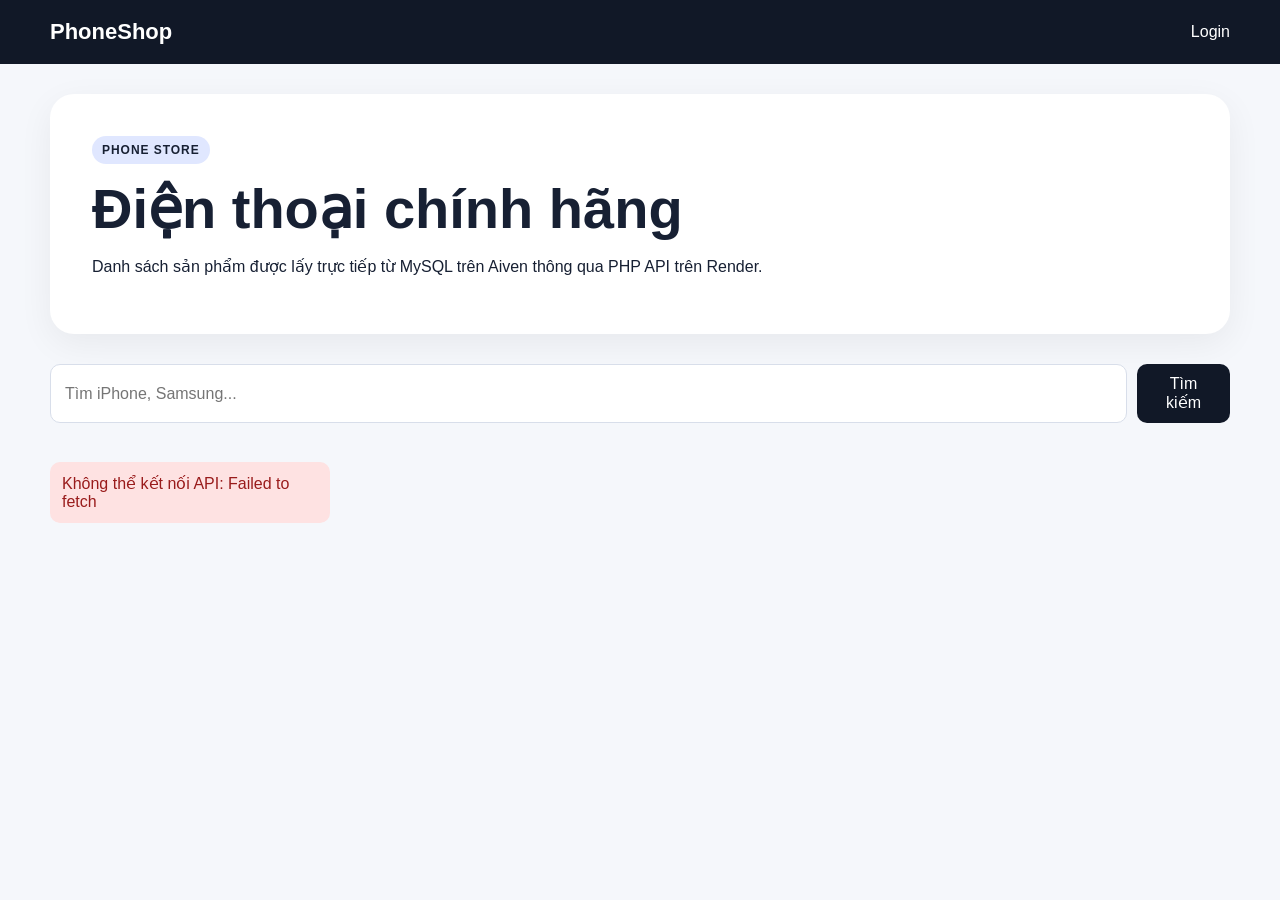
<file: frontend/index.html>
<!doctype html>
<html lang="vi">
<head>
    <meta charset="UTF-8">
    <meta name="viewport" content="width=device-width, initial-scale=1.0">
    <title>PhoneShop - Điện thoại</title>
    <link rel="stylesheet" href="css/style.css">
</head>
<body>
<header class="header">
    <div class="container nav">
        <a class="logo" href="index.html">PhoneShop</a>
        <div class="nav-actions">
            <a href="login.html">Login</a>
        </div>
    </div>
</header>

<main class="container">
    <section class="hero">
        <div>
            <span class="badge">PHONE STORE</span>
            <h1>Điện thoại chính hãng</h1>
            <p>Danh sách sản phẩm được lấy trực tiếp từ MySQL trên Aiven thông qua PHP API trên Render.</p>
        </div>
    </section>

    <div class="toolbar">
        <input id="search" type="search" placeholder="Tìm iPhone, Samsung...">
        <button onclick="loadProducts()">Tìm kiếm</button>
    </div>

    <div id="message"></div>
    <section id="products" class="grid"></section>
</main>

<script src="js/config.js"></script>
<script src="js/common.js"></script>
<script>
async function loadProducts() {
    const q = encodeURIComponent(document.getElementById("search").value.trim());
    const box = document.getElementById("products");
    box.innerHTML = "<p>Đang tải...</p>";

    try {
        const res = await fetch(`${API_BASE}/api/products.php?q=${q}`);
        const data = await res.json();

        if (!data.success) throw new Error(data.message);

        if (!data.products.length) {
            box.innerHTML = "<p>Không có sản phẩm.</p>";
            return;
        }

        box.innerHTML = data.products.map(p => `
            <article class="card">
                <img src="${escapeHtml(p.image_url || "https://via.placeholder.com/800x600?text=Phone")}" alt="${escapeHtml(p.name)}">
                <div class="card-body">
                    <span class="brand">${escapeHtml(p.brand)}</span>
                    <h2>${escapeHtml(p.name)}</h2>
                    <p>${escapeHtml(p.description || "")}</p>
                    <div class="price">${money(p.price)}</div>
                    <div class="stock">${Number(p.stock) > 0 ? `Còn ${p.stock} sản phẩm` : "Hết hàng"}</div>
                </div>
            </article>
        `).join("");
    } catch (err) {
        box.innerHTML = `<div class="error">Không thể kết nối API: ${escapeHtml(err.message)}</div>`;
    }
}

document.getElementById("search").addEventListener("keydown", e => {
    if (e.key === "Enter") loadProducts();
});

loadProducts();
</script>
</body>
</html>
</file>
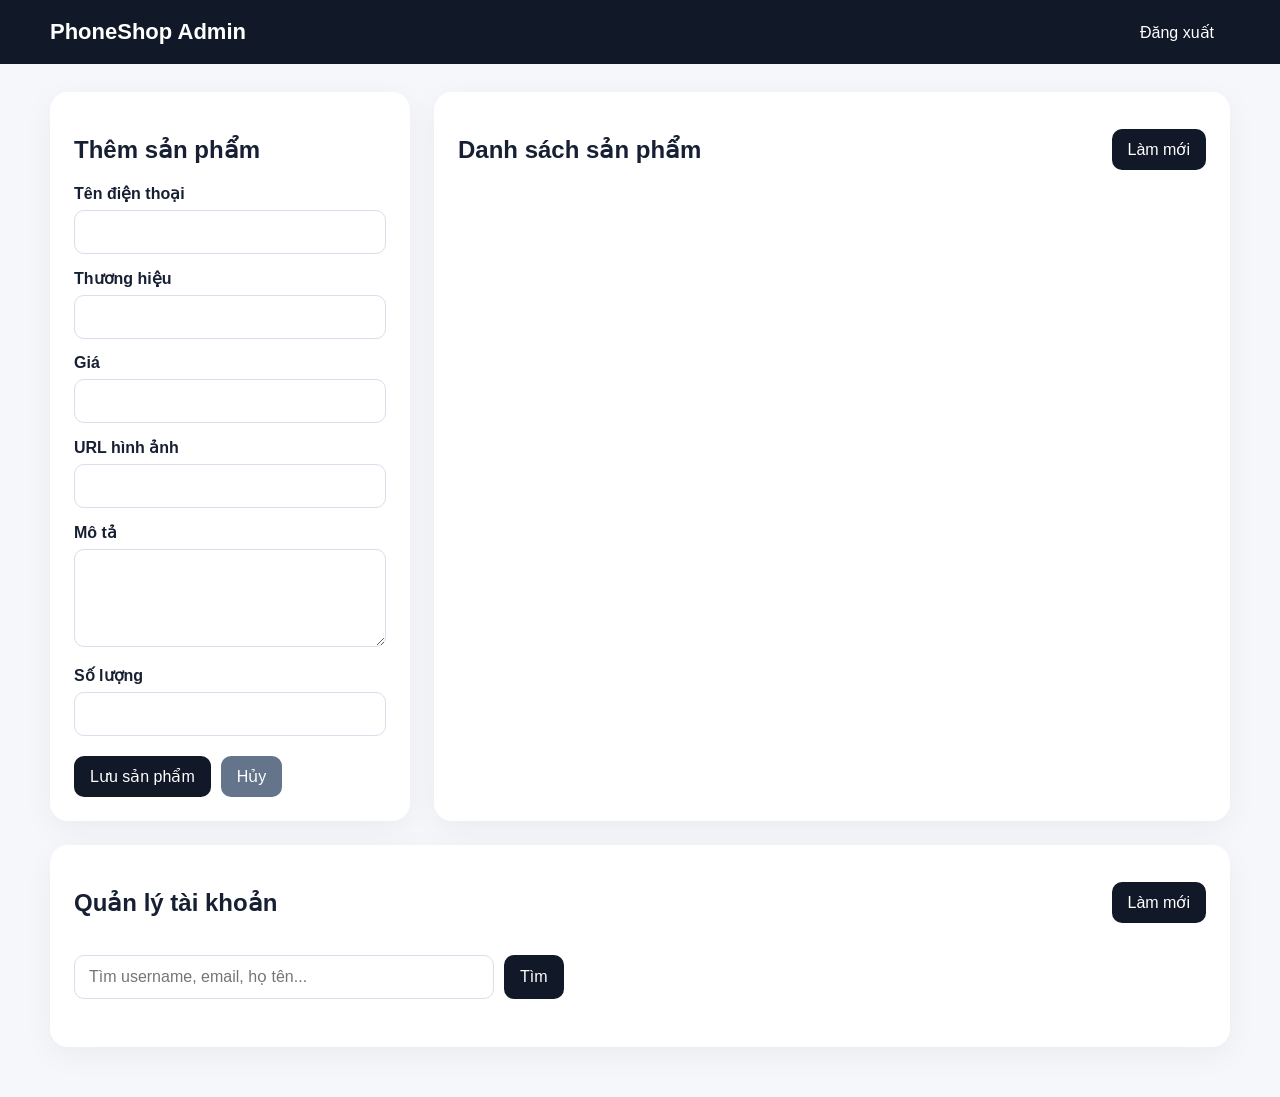
<file: frontend/admin.html>
<!doctype html>
<html lang="vi">
<head>
    <meta charset="UTF-8">
    <meta name="viewport" content="width=device-width, initial-scale=1.0">
    <title>Admin - PhoneShop</title>
    <link rel="stylesheet" href="css/style.css">
</head>
<body>
<header class="header">
    <div class="container nav">
        <a class="logo" href="index.html">PhoneShop Admin</a>
        <div class="nav-actions">
            <button onclick="logout()">Đăng xuất</button>
        </div>
    </div>
</header>

<main class="container admin-layout">
    <section class="panel">
        <h1 id="formTitle">Thêm sản phẩm</h1>

        <form id="productForm">
            <input type="hidden" id="id">

            <label>Tên điện thoại</label>
            <input id="name" required>

            <label>Thương hiệu</label>
            <input id="brand" required>

            <label>Giá</label>
            <input id="price" type="number" min="0" step="1000" required>

            <label>URL hình ảnh</label>
            <input id="image_url" type="url">

            <label>Mô tả</label>
            <textarea id="description" rows="4"></textarea>

            <label>Số lượng</label>
            <input id="stock" type="number" min="0" required>

            <div class="form-actions">
                <button type="submit">Lưu sản phẩm</button>
                <button type="button" class="secondary" onclick="resetForm()">Hủy</button>
            </div>
        </form>

        <div id="message"></div>
    </section>

    <section class="panel">
        <div class="panel-title"><h2>Danh sách sản phẩm</h2><button onclick="loadProducts()">Làm mới</button></div>
        <div id="productTable"></div>
    </section>
    <section class="panel full-width">
        <div class="panel-title"><h2>Quản lý tài khoản</h2><button onclick="loadAccounts()">Làm mới</button></div>
        <div class="toolbar compact"><input id="accountSearch" placeholder="Tìm username, email, họ tên..."><button onclick="loadAccounts()">Tìm</button></div>
        <div id="accountTable"></div>
    </section>
</main>

<script src="js/config.js"></script>
<script src="js/common.js"></script>
<script>
const form = document.getElementById("productForm");
const message = document.getElementById("message");

async function api(url, options = {}) {
    options.headers = {
        ...(options.headers || {}),
        "Content-Type": "application/json",
        "Authorization": `Bearer ${getToken()}`
    };

    const res = await fetch(`${API_BASE}${url}`, options);
    const data = await res.json();

    if (res.status === 401) {
        localStorage.removeItem("admin_token");
        location.href = "login.html";
        return;
    }

    if (!data.success) throw new Error(data.message);
    return data;
}

async function checkLogin() {
    const me = await api("/api/me.php");
    if(me.account.role !== 'admin'){ location.href='index.html'; return; }
    loadProducts();
    loadAccounts();
}

async function loadAccounts(){const box=document.getElementById('accountTable');try{const q=encodeURIComponent(document.getElementById('accountSearch').value.trim());const d=await api(`/api/accounts.php?q=${q}`);box.innerHTML=`<div class="table-wrap"><table><thead><tr><th>ID</th><th>Tài khoản</th><th>Họ tên</th><th>Vai trò</th><th>Trạng thái</th><th>Mật khẩu mới</th><th>Thao tác</th></tr></thead><tbody>${d.accounts.map(a=>`<tr><td>${a.id}</td><td><strong>${escapeHtml(a.username)}</strong><br><small>${escapeHtml(a.email)}</small></td><td><input id="name-${a.id}" value="${escapeHtml(a.full_name)}"></td><td><select id="role-${a.id}"><option value="user" ${a.role==='user'?'selected':''}>User</option><option value="admin" ${a.role==='admin'?'selected':''}>Admin</option></select></td><td><select id="status-${a.id}"><option value="active" ${a.status==='active'?'selected':''}>Active</option><option value="locked" ${a.status==='locked'?'selected':''}>Locked</option></select></td><td><input id="pass-${a.id}" type="password" placeholder="Giữ nguyên"></td><td><button onclick="updateAccount(${a.id})">Lưu</button> <button class="danger" onclick="deleteAccount(${a.id})">Xóa</button></td></tr>`).join('')}</tbody></table></div>`}catch(e){box.innerHTML=`<div class="error">${escapeHtml(e.message)}</div>`}}
async function updateAccount(id){try{await api('/api/accounts.php',{method:'PUT',body:JSON.stringify({id,full_name:document.getElementById(`name-${id}`).value,role:document.getElementById(`role-${id}`).value,status:document.getElementById(`status-${id}`).value,password:document.getElementById(`pass-${id}`).value})});loadAccounts()}catch(e){alert(e.message)}}
async function deleteAccount(id){if(!confirm('Xóa tài khoản này?'))return;try{await api('/api/accounts.php',{method:'DELETE',body:JSON.stringify({id})});loadAccounts()}catch(e){alert(e.message)}}
async function loadProducts() {
    const box = document.getElementById("productTable");

    try {
        const data = await api("/api/products.php");
        box.innerHTML = `
            <div class="table-wrap">
            <table>
                <thead>
                    <tr>
                        <th>ID</th>
                        <th>Hình</th>
                        <th>Sản phẩm</th>
                        <th>Giá</th>
                        <th>Kho</th>
                        <th>Thao tác</th>
                    </tr>
                </thead>
                <tbody>
                ${data.products.map(p => `
                    <tr>
                        <td>${p.id}</td>
                        <td><img class="thumb" src="${escapeHtml(p.image_url || "https://via.placeholder.com/100")}" alt=""></td>
                        <td>
                            <strong>${escapeHtml(p.name)}</strong><br>
                            <small>${escapeHtml(p.brand)}</small>
                        </td>
                        <td>${money(p.price)}</td>
                        <td>${p.stock}</td>
                        <td>
                            <button onclick='editProduct(${JSON.stringify(p)})'>Sửa</button>
                            <button class="danger" onclick="deleteProduct(${p.id})">Xóa</button>
                        </td>
                    </tr>
                `).join("")}
                </tbody>
            </table>
            </div>
        `;
    } catch (err) {
        box.innerHTML = `<div class="error">${escapeHtml(err.message)}</div>`;
    }
}

function editProduct(p) {
    document.getElementById("formTitle").textContent = "Sửa sản phẩm";
    for (const key of ["id", "name", "brand", "price", "image_url", "description", "stock"]) {
        document.getElementById(key).value = p[key] ?? "";
    }
    window.scrollTo({top: 0, behavior: "smooth"});
}

function resetForm() {
    form.reset();
    document.getElementById("id").value = "";
    document.getElementById("formTitle").textContent = "Thêm sản phẩm";
}

form.addEventListener("submit", async e => {
    e.preventDefault();

    const id = Number(document.getElementById("id").value);
    const body = {
        id,
        name: document.getElementById("name").value.trim(),
        brand: document.getElementById("brand").value.trim(),
        price: Number(document.getElementById("price").value),
        image_url: document.getElementById("image_url").value.trim(),
        description: document.getElementById("description").value.trim(),
        stock: Number(document.getElementById("stock").value)
    };

    try {
        await api("/api/products.php", {
            method: id ? "PUT" : "POST",
            body: JSON.stringify(body)
        });

        message.className = "success";
        message.textContent = id ? "Đã cập nhật." : "Đã thêm sản phẩm.";
        resetForm();
        loadProducts();
    } catch (err) {
        message.className = "error";
        message.textContent = err.message;
    }
});

async function deleteProduct(id) {
    if (!confirm("Xóa sản phẩm này?")) return;

    try {
        await api("/api/products.php", {
            method: "DELETE",
            body: JSON.stringify({id})
        });
        loadProducts();
    } catch (err) {
        alert(err.message);
    }
}

async function logout() {
    try {
        await api("/api/logout.php", {method: "POST"});
    } finally {
        localStorage.removeItem("admin_token");
        location.href = "login.html";
    }
}

checkLogin();
</script>
</body>
</html>
</file>
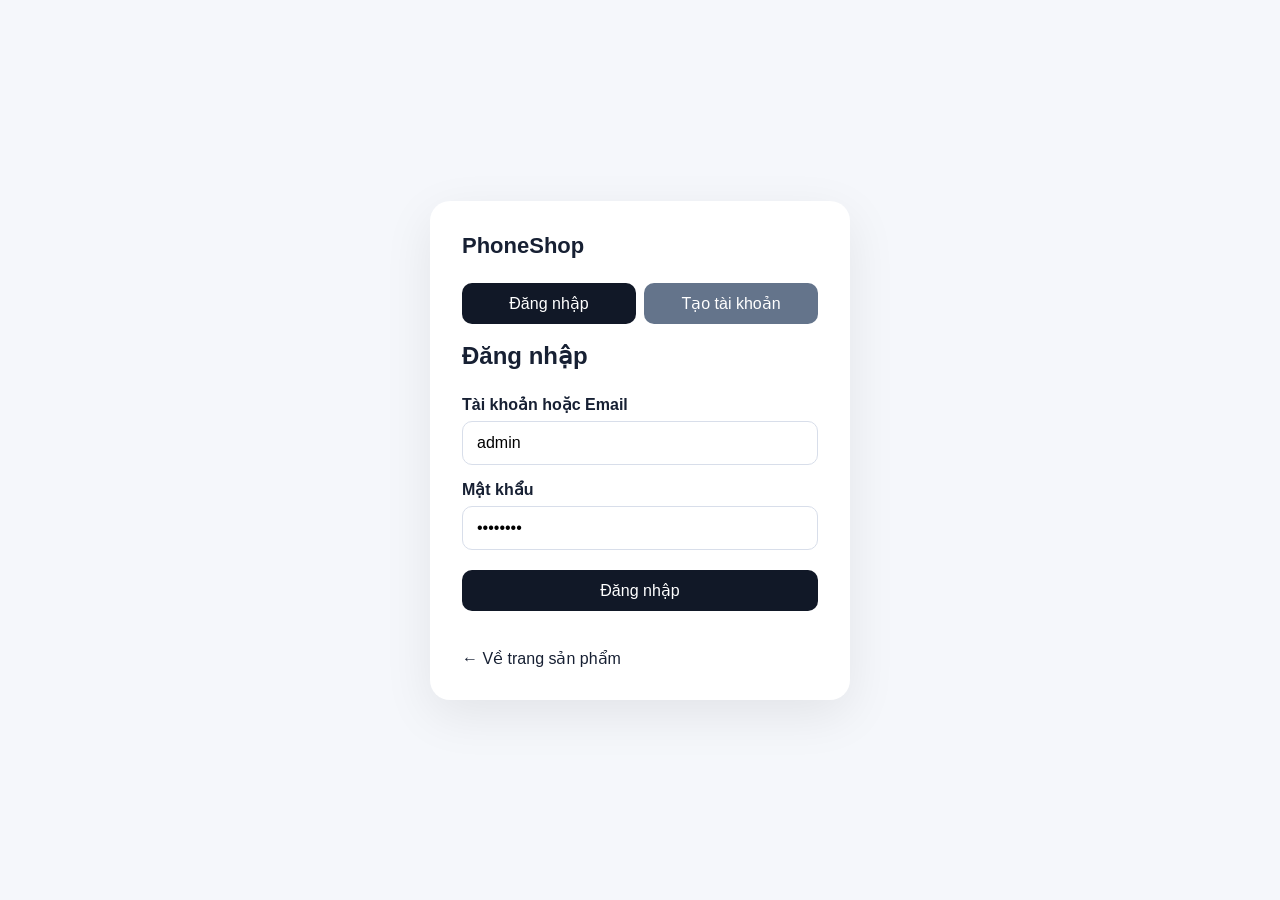
<file: frontend/login.html>
<!doctype html><html lang="vi"><head><meta charset="UTF-8"><meta name="viewport" content="width=device-width, initial-scale=1.0"><title>Đăng nhập / Đăng ký - PhoneShop</title><link rel="stylesheet" href="css/style.css"></head><body class="center-page"><main class="login-box"><a class="logo" href="index.html">PhoneShop</a><div class="auth-tabs"><button id="loginTab" onclick="showAuth('login')">Đăng nhập</button><button id="registerTab" class="secondary" onclick="showAuth('register')">Tạo tài khoản</button></div><section id="loginSection"><h1>Đăng nhập</h1><form id="loginForm"><label>Tài khoản hoặc Email</label><input id="login" value="admin" required><label>Mật khẩu</label><input id="password" type="password" value="admin123" required><button type="submit">Đăng nhập</button></form></section><section id="registerSection" hidden><h1>Tạo tài khoản</h1><form id="registerForm"><label>Họ tên</label><input id="full_name" required><label>Username</label><input id="reg_username" required minlength="3"><label>Email</label><input id="email" type="email" required><label>Mật khẩu</label><input id="reg_password" type="password" required minlength="6"><label>Nhập lại mật khẩu</label><input id="reg_password2" type="password" required minlength="6"><button type="submit">Tạo tài khoản</button></form></section><div id="message"></div><br><a href="index.html">← Về trang sản phẩm</a></main><script src="js/config.js"></script><script>function showAuth(t){const l=t==='login';loginSection.hidden=!l;registerSection.hidden=l;loginTab.className=l?'':'secondary';registerTab.className=l?'secondary':'';message.textContent=''}async function postJson(e,b){const r=await fetch(API_BASE+e,{method:'POST',headers:{'Content-Type':'application/json'},body:JSON.stringify(b)});return await r.json()}loginForm.addEventListener('submit',async e=>{e.preventDefault();try{const d=await postJson('/api/login.php',{login:login.value,password:password.value});if(!d.success)throw Error(d.message);localStorage.setItem('admin_token',d.token);localStorage.setItem('account',JSON.stringify(d.account));location.href=d.account.role==='admin'?'admin.html':'index.html'}catch(x){message.className='error';message.textContent=x.message}});registerForm.addEventListener('submit',async e=>{e.preventDefault();if(reg_password.value!==reg_password2.value){message.className='error';message.textContent='Mật khẩu nhập lại không khớp.';return}try{const d=await postJson('/api/register.php',{full_name:full_name.value,username:reg_username.value,email:email.value,password:reg_password.value});if(!d.success)throw Error(d.message);message.className='success';message.textContent=d.message;setTimeout(()=>showAuth('login'),800)}catch(x){message.className='error';message.textContent=x.message}})</script></body></html>
</file>
<file: frontend/css/style.css>
* {
    box-sizing: border-box;
}

body {
    margin: 0;
    font-family: Inter, Arial, sans-serif;
    background: #f5f7fb;
    color: #172033;
}

a {
    color: inherit;
    text-decoration: none;
}

.container {
    width: min(1180px, calc(100% - 32px));
    margin: auto;
}

.header {
    background: #111827;
    color: white;
    position: sticky;
    top: 0;
    z-index: 10;
}

.nav {
    min-height: 64px;
    display: flex;
    align-items: center;
    justify-content: space-between;
}

.logo {
    font-size: 22px;
    font-weight: 800;
}

.nav-actions {
    display: flex;
    gap: 10px;
    align-items: center;
}

.hero {
    margin: 30px 0;
    padding: 42px;
    border-radius: 24px;
    background: white;
    box-shadow: 0 10px 35px rgba(0,0,0,.06);
}

.hero h1 {
    font-size: clamp(32px, 6vw, 56px);
    margin: 12px 0;
}

.badge, .brand {
    font-size: 12px;
    font-weight: 800;
    letter-spacing: .08em;
    text-transform: uppercase;
}

.badge {
    display: inline-block;
    padding: 7px 10px;
    border-radius: 999px;
    background: #e0e7ff;
}

.toolbar {
    display: flex;
    gap: 10px;
    margin-bottom: 24px;
}

input, textarea, button {
    font: inherit;
}

input, textarea {
    width: 100%;
    padding: 12px 14px;
    border: 1px solid #d8deea;
    border-radius: 10px;
    background: white;
}

button {
    border: 0;
    border-radius: 10px;
    padding: 11px 16px;
    background: #111827;
    color: white;
    cursor: pointer;
}

button:hover {
    opacity: .9;
}

button.secondary {
    background: #64748b;
}

button.danger {
    background: #dc2626;
}

.grid {
    display: grid;
    grid-template-columns: repeat(auto-fill, minmax(245px, 1fr));
    gap: 20px;
    padding-bottom: 50px;
}

.card {
    overflow: hidden;
    background: white;
    border-radius: 18px;
    box-shadow: 0 8px 30px rgba(0,0,0,.06);
}

.card img {
    width: 100%;
    height: 220px;
    object-fit: cover;
}

.card-body {
    padding: 18px;
}

.card h2 {
    margin: 7px 0;
}

.price {
    font-size: 21px;
    font-weight: 800;
    margin-top: 15px;
}

.stock {
    margin-top: 8px;
    font-size: 13px;
    color: #64748b;
}

.center-page {
    min-height: 100vh;
    display: grid;
    place-items: center;
    padding: 20px;
}

.login-box {
    width: min(420px, 100%);
    background: white;
    padding: 32px;
    border-radius: 20px;
    box-shadow: 0 15px 50px rgba(0,0,0,.08);
}

.login-box h1 {
    margin: 18px 0 25px;
}

.login-box label,
.panel label {
    display: block;
    margin: 15px 0 7px;
    font-weight: 700;
}

.login-box button[type="submit"] {
    width: 100%;
    margin: 20px 0;
}

.admin-layout {
    display: grid;
    grid-template-columns: 360px 1fr;
    gap: 24px;
    margin-top: 28px;
    margin-bottom: 50px;
}

.panel {
    background: white;
    padding: 24px;
    border-radius: 18px;
    box-shadow: 0 8px 30px rgba(0,0,0,.05);
}

.panel-title {
    display: flex;
    justify-content: space-between;
    align-items: center;
    gap: 10px;
}

.form-actions {
    display: flex;
    gap: 10px;
    margin-top: 20px;
}

.table-wrap {
    overflow-x: auto;
}

table {
    width: 100%;
    border-collapse: collapse;
}

th, td {
    padding: 12px 10px;
    text-align: left;
    border-bottom: 1px solid #edf0f5;
    white-space: nowrap;
}

.thumb {
    width: 55px;
    height: 55px;
    border-radius: 8px;
    object-fit: cover;
}

.error {
    margin-top: 15px;
    padding: 12px;
    border-radius: 10px;
    background: #fee2e2;
    color: #991b1b;
}

.success {
    margin-top: 15px;
    padding: 12px;
    border-radius: 10px;
    background: #dcfce7;
    color: #166534;
}

@media (max-width: 800px) {
    .admin-layout {
        grid-template-columns: 1fr;
    }

    .hero {
        padding: 28px;
    }

    .toolbar {
        flex-direction: column;
    }
}

.auth-tabs{display:grid;grid-template-columns:1fr 1fr;gap:8px;margin-top:24px}.auth-tabs button{width:100%}select{padding:10px;border:1px solid #d8deea;border-radius:9px;background:white}.full-width{grid-column:1/-1}.toolbar.compact{margin-top:18px}.toolbar.compact input{max-width:420px}
</file>
